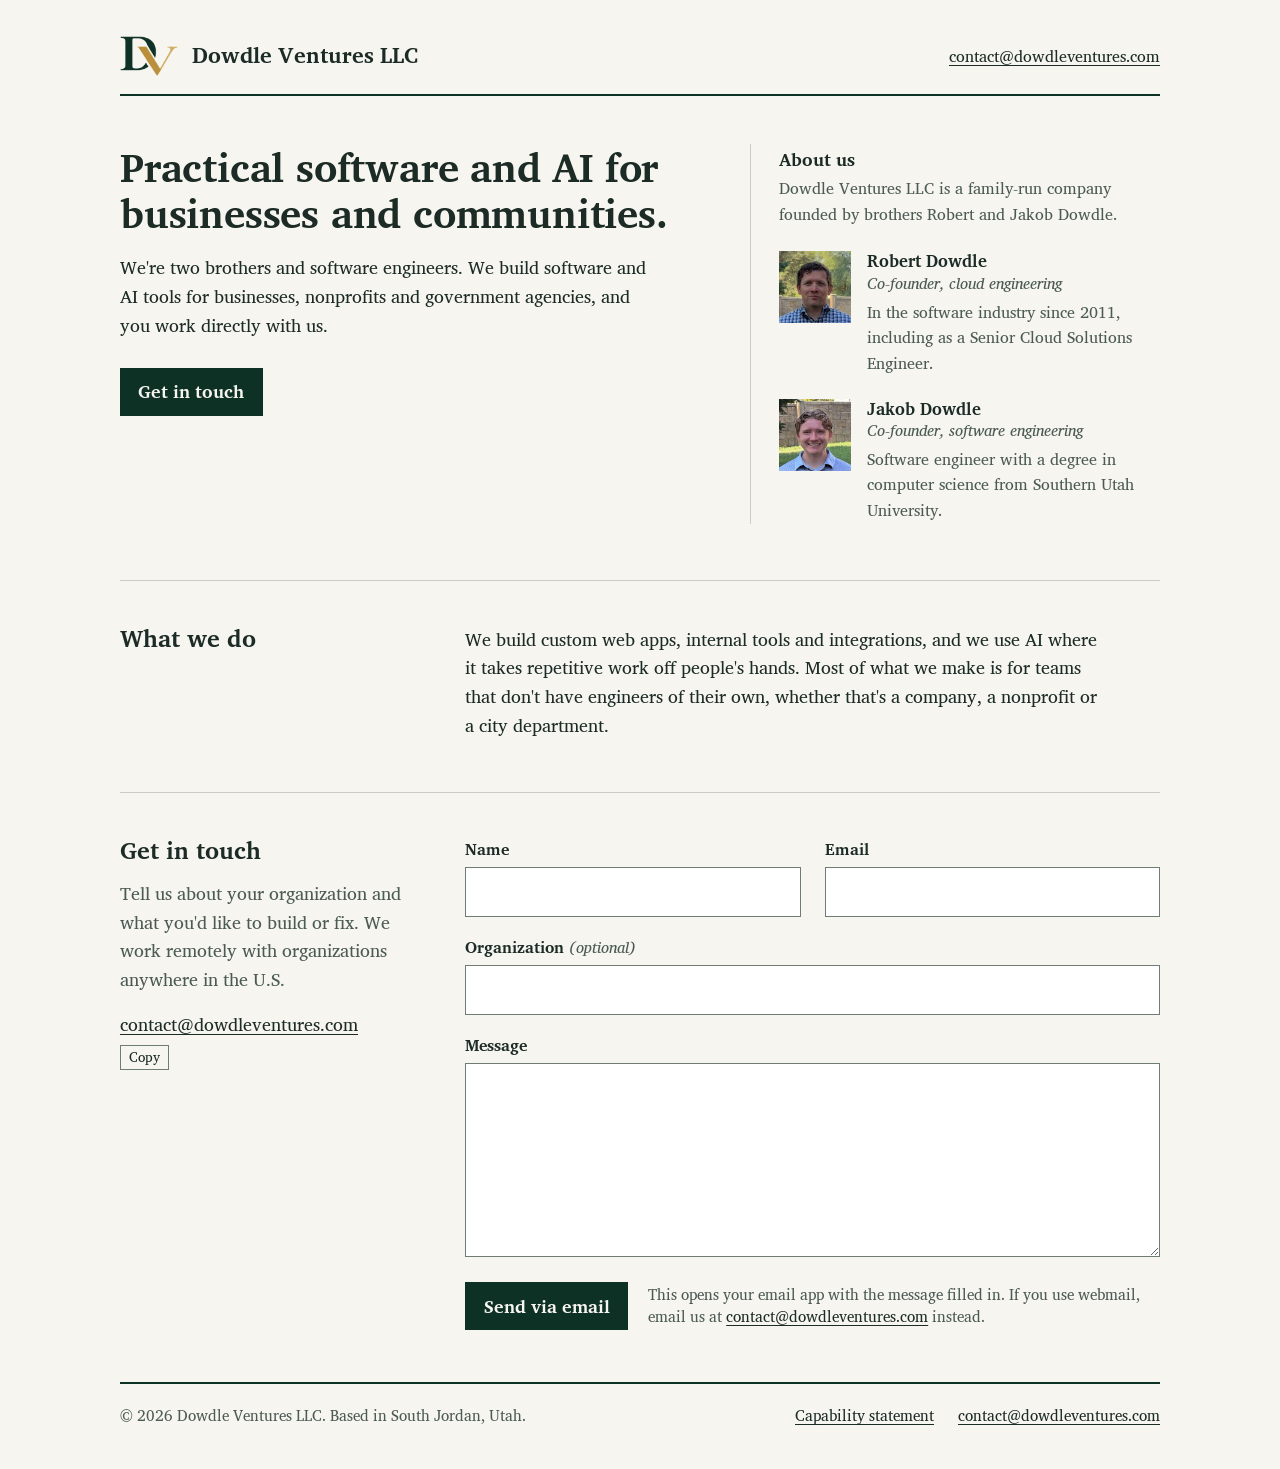
<file: index.html>
<!DOCTYPE html>
<html lang="en">
<head>
  <meta charset="UTF-8">
  <meta name="viewport" content="width=device-width, initial-scale=1.0">
  <!--
    All site copy lives in this file, including the search/social text below.
  -->
  <title>Dowdle Ventures LLC | Practical software and AI for businesses and communities</title>
  <meta name="description" content="Dowdle Ventures LLC is a family-run software company. Brothers Robert and Jakob Dowdle build practical software and AI tools for businesses, nonprofits and government agencies.">
  <link rel="preconnect" href="https://fonts.googleapis.com">
  <link rel="preconnect" href="https://fonts.gstatic.com" crossorigin>
  <link href="https://fonts.googleapis.com/css2?family=Charis+SIL:ital,wght@0,400;0,700;1,400&display=swap" rel="stylesheet">
  <link rel="stylesheet" href="css/main.css">
  <link rel="icon" type="image/png" sizes="32x32" href="favicon-32.png">
  <link rel="apple-touch-icon" href="apple-touch-icon.png">
  <link rel="canonical" href="https://dowdleventures.com/">
  <meta name="theme-color" content="#f6f5f0">
  <meta property="og:type" content="website">
  <meta property="og:site_name" content="Dowdle Ventures">
  <meta property="og:title" content="Dowdle Ventures LLC | Practical software and AI for businesses and communities">
  <meta property="og:description" content="A family-run software company building practical software and AI tools for businesses, nonprofits and government agencies.">
  <meta property="og:url" content="https://dowdleventures.com/">
  <meta property="og:image" content="https://dowdleventures.com/og-image.png">
  <meta property="og:image:width" content="1200">
  <meta property="og:image:height" content="630">
  <meta property="og:image:alt" content="Dowdle Ventures logo">
  <meta name="twitter:card" content="summary_large_image">
  <meta name="twitter:title" content="Dowdle Ventures LLC | Practical software and AI for businesses and communities">
  <meta name="twitter:description" content="A family-run software company building practical software and AI tools for businesses, nonprofits and government agencies.">
  <meta name="twitter:image" content="https://dowdleventures.com/og-image.png">
  <script type="application/ld+json">
  {
    "@context": "https://schema.org",
    "@type": "Organization",
    "@id": "https://dowdleventures.com/#organization",
    "name": "Dowdle Ventures LLC",
    "alternateName": "Dowdle Ventures",
    "description": "Family-run software company building practical software and AI tools for businesses, nonprofits and government agencies.",
    "areaServed": { "@type": "Country", "name": "United States" },
    "url": "https://dowdleventures.com/",
    "logo": "https://dowdleventures.com/img/logo-square.png",
    "image": "https://dowdleventures.com/og-image.png",
    "email": "contact@dowdleventures.com",
    "address": {
      "@type": "PostalAddress",
      "addressLocality": "South Jordan",
      "addressRegion": "UT",
      "addressCountry": "US"
    },
    "founder": [
      { "@type": "Person", "name": "Robert Dowdle", "jobTitle": "Co-Founder" },
      {
        "@type": "Person",
        "name": "Jakob Dowdle",
        "jobTitle": "Co-Founder",
        "alumniOf": { "@type": "CollegeOrUniversity", "name": "Southern Utah University" }
      }
    ]
  }
  </script>
</head>
<body>
  <a class="skip-link" href="#main">Skip to content</a>

  <div class="container">
    <!-- Letterhead: name on the left, how to reach us on the right -->
    <header class="letterhead">
      <a class="logo" href="/">
        <img class="logo-mark" src="img/logo.png" alt="" width="192" height="132">
        <span>Dowdle Ventures LLC</span>
      </a>
      <address class="letterhead-contact">
        <a href="mailto:contact@dowdleventures.com">contact@dowdleventures.com</a>
      </address>
    </header>

    <main id="main">
      <div class="intro">
        <section class="hero" aria-labelledby="hero-title">
          <h1 id="hero-title">Practical software and AI for businesses and communities.</h1>
          <p>
            We're two brothers and software engineers. We build software and AI tools for businesses, nonprofits and government agencies, and you work directly with us.
          </p>
          <a class="btn" href="#contact">Get in touch</a>
        </section>

        <section class="about" id="about" aria-labelledby="about-title">
          <h2 id="about-title">About us</h2>
          <p class="about-lede">Dowdle Ventures LLC is a family-run company founded by brothers Robert and Jakob Dowdle.</p>
          <article class="founder">
            <img class="founder-photo" src="img/robert.jpg" alt="Robert Dowdle" width="240" height="240">
            <div>
              <h3>Robert Dowdle</h3>
              <p class="founder-role">Co-founder, cloud engineering</p>
              <p>In the software industry since 2011, including as a Senior Cloud Solutions Engineer.</p>
            </div>
          </article>
          <article class="founder">
            <img class="founder-photo" src="img/jakob.jpg" alt="Jakob Dowdle" width="240" height="240">
            <div>
              <h3>Jakob Dowdle</h3>
              <p class="founder-role">Co-founder, software engineering</p>
              <p>Software engineer with a degree in computer science from Southern Utah University.</p>
            </div>
          </article>
        </section>
      </div>

      <section class="what" id="what-we-do" aria-labelledby="what-title">
        <h2 id="what-title">What we do</h2>
        <div class="what-body">
          <p>
            We build custom web apps, internal tools and integrations, and we use AI where it takes repetitive work off people's hands. Most of what we make is for teams that don't have engineers of their own, whether that's a company, a nonprofit or a city department.
          </p>
        </div>
      </section>

      <section class="contact" id="contact" aria-labelledby="contact-title">
        <div class="contact-intro">
          <h2 id="contact-title">Get in touch</h2>
          <p>Tell us about your organization and what you'd like to build or fix. We work remotely with organizations anywhere in the U.S.</p>
          <p class="contact-email">
            <a href="mailto:contact@dowdleventures.com">contact@dowdleventures.com</a>
            <button class="copy-btn" type="button" data-copy="contact@dowdleventures.com" data-copied-label="Copied" aria-label="Copy email address">Copy</button>
          </p>
        </div>

        <!-- Opens the visitor's email app with the message filled in. Without JS the
             browser falls back to the plain mailto action. -->
        <form class="contact-form" action="mailto:contact@dowdleventures.com" method="post" enctype="text/plain" data-subject="Website inquiry">
          <div class="field">
            <label for="cf-name">Name</label>
            <input id="cf-name" name="name" type="text" autocomplete="name" required>
          </div>
          <div class="field">
            <label for="cf-email">Email</label>
            <input id="cf-email" name="email" type="email" autocomplete="email" required>
          </div>
          <div class="field field-wide">
            <label for="cf-org">Organization <span class="optional">(optional)</span></label>
            <input id="cf-org" name="organization" type="text" autocomplete="organization">
          </div>
          <div class="field field-wide">
            <label for="cf-message">Message</label>
            <textarea id="cf-message" name="message" rows="6" required></textarea>
          </div>
          <div class="form-actions field-wide">
            <button class="btn" type="submit">Send via email</button>
            <p class="form-note">
              This opens your email app with the message filled in. If you use webmail, email us at
              <a href="mailto:contact@dowdleventures.com">contact@dowdleventures.com</a> instead.
            </p>
          </div>
          <p class="form-status field-wide" role="status" hidden>
            Your email app should now be open with your message ready to send. If nothing happened, email us at
            <a href="mailto:contact@dowdleventures.com">contact@dowdleventures.com</a>.
          </p>
        </form>
      </section>
    </main>

    <footer class="site-footer">
      <p>&copy; <span id="year">2026</span> Dowdle Ventures LLC. Based in South Jordan, Utah.</p>
      <p class="footer-links"><a href="capability-statement">Capability statement</a> <a href="mailto:contact@dowdleventures.com">contact@dowdleventures.com</a></p>
    </footer>
  </div>

  <script src="js/main.js"></script>
</body>
</html>
</file>
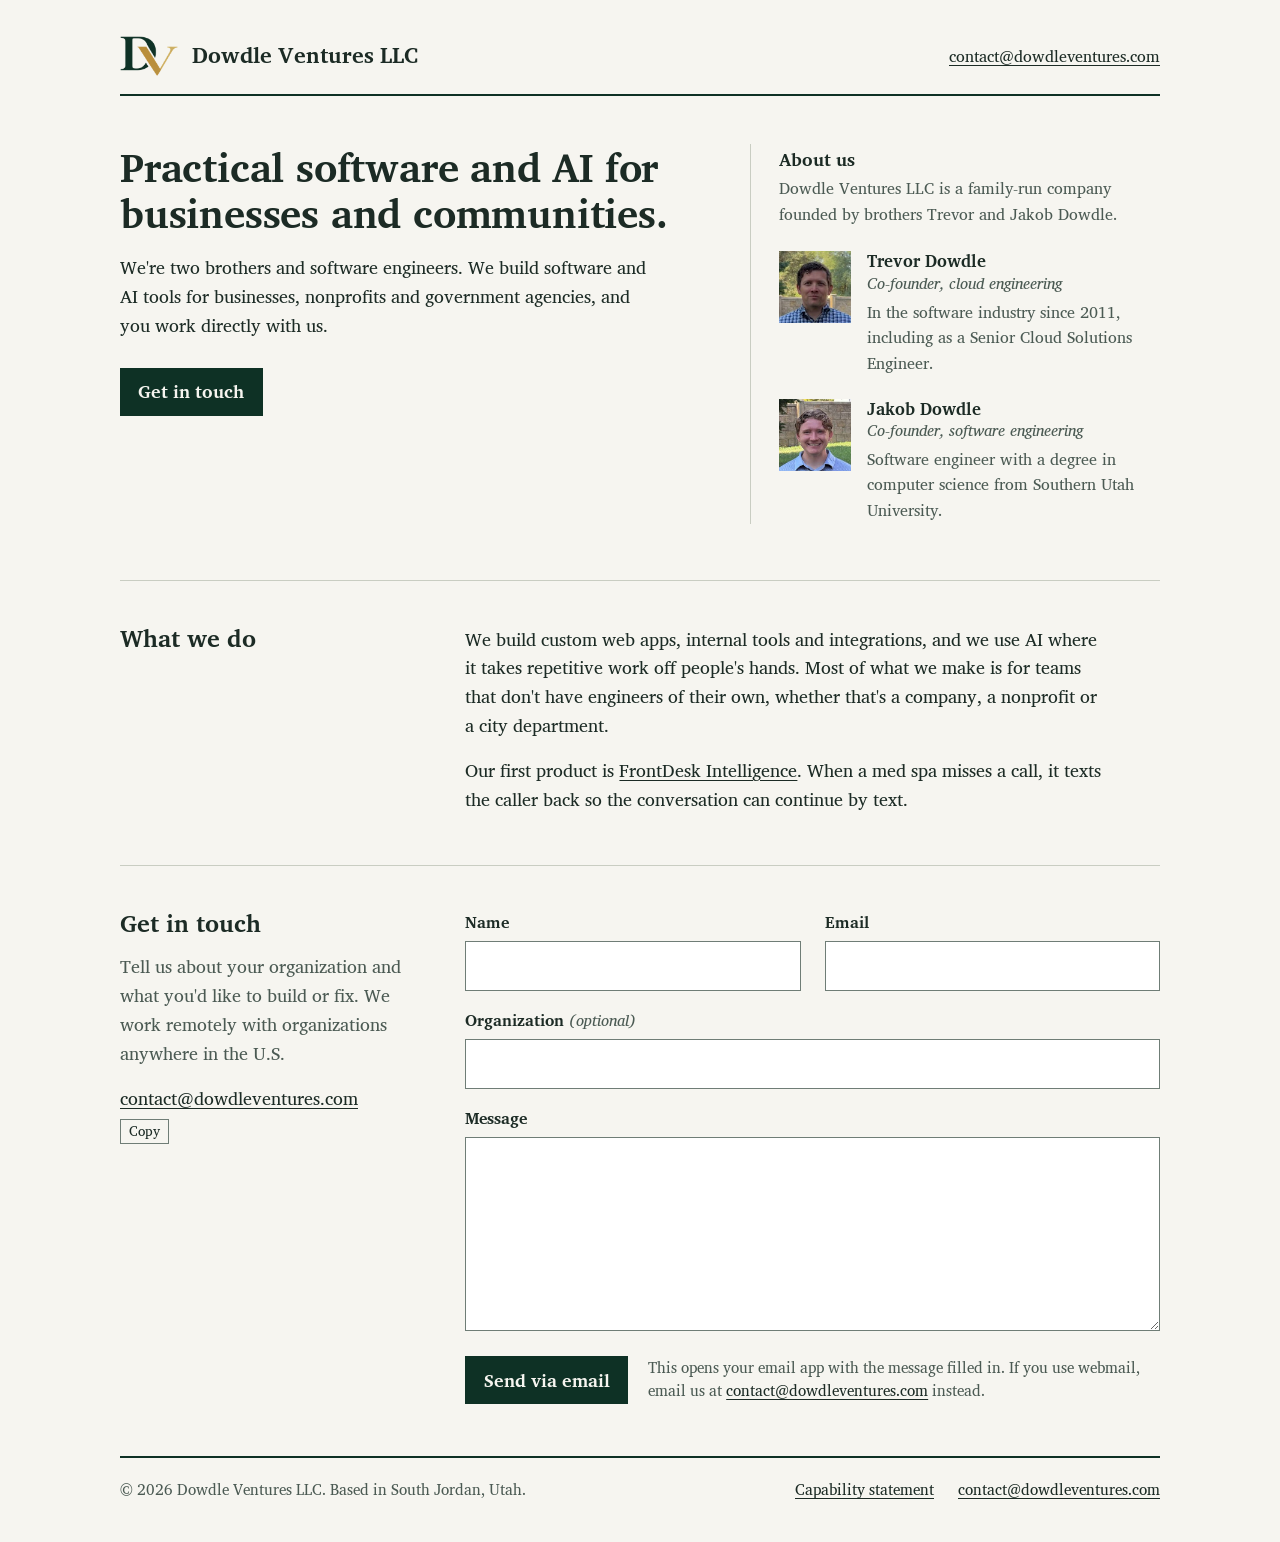
<file: dowdleventures/index.html>
<!DOCTYPE html>
<html lang="en">
<head>
  <meta charset="UTF-8">
  <meta name="viewport" content="width=device-width, initial-scale=1.0">
  <!--
    All site copy lives in this file, including the search/social text below.
  -->
  <title>Dowdle Ventures LLC | Practical software and AI for businesses and communities</title>
  <meta name="description" content="Dowdle Ventures LLC is a family-run software company. Brothers Trevor and Jakob Dowdle build practical software and AI tools for businesses, nonprofits and government agencies.">
  <link rel="preconnect" href="https://fonts.googleapis.com">
  <link rel="preconnect" href="https://fonts.gstatic.com" crossorigin>
  <link href="https://fonts.googleapis.com/css2?family=Charis+SIL:ital,wght@0,400;0,700;1,400&display=swap" rel="stylesheet">
  <link rel="stylesheet" href="css/main.css">
  <link rel="icon" type="image/png" sizes="32x32" href="favicon-32.png">
  <link rel="apple-touch-icon" href="apple-touch-icon.png">
  <link rel="canonical" href="https://dowdleventures.com/">
  <meta name="theme-color" content="#f6f5f0">
  <meta property="og:type" content="website">
  <meta property="og:site_name" content="Dowdle Ventures">
  <meta property="og:title" content="Dowdle Ventures LLC | Practical software and AI for businesses and communities">
  <meta property="og:description" content="A family-run software company building practical software and AI tools for businesses, nonprofits and government agencies.">
  <meta property="og:url" content="https://dowdleventures.com/">
  <meta property="og:image" content="https://dowdleventures.com/og-image.png">
  <meta property="og:image:width" content="1200">
  <meta property="og:image:height" content="630">
  <meta property="og:image:alt" content="Dowdle Ventures logo">
  <meta name="twitter:card" content="summary_large_image">
  <meta name="twitter:title" content="Dowdle Ventures LLC | Practical software and AI for businesses and communities">
  <meta name="twitter:description" content="A family-run software company building practical software and AI tools for businesses, nonprofits and government agencies.">
  <meta name="twitter:image" content="https://dowdleventures.com/og-image.png">
  <script type="application/ld+json">
  {
    "@context": "https://schema.org",
    "@type": "Organization",
    "@id": "https://dowdleventures.com/#organization",
    "name": "Dowdle Ventures LLC",
    "alternateName": "Dowdle Ventures",
    "description": "Family-run software company building practical software and AI tools for businesses, nonprofits and government agencies.",
    "areaServed": { "@type": "Country", "name": "United States" },
    "url": "https://dowdleventures.com/",
    "logo": "https://dowdleventures.com/img/logo-square.png",
    "image": "https://dowdleventures.com/og-image.png",
    "email": "contact@dowdleventures.com",
    "address": {
      "@type": "PostalAddress",
      "addressLocality": "South Jordan",
      "addressRegion": "UT",
      "addressCountry": "US"
    },
    "founder": [
      { "@type": "Person", "name": "Trevor Dowdle", "jobTitle": "Co-Founder" },
      {
        "@type": "Person",
        "name": "Jakob Dowdle",
        "jobTitle": "Co-Founder",
        "alumniOf": { "@type": "CollegeOrUniversity", "name": "Southern Utah University" }
      }
    ],
    "subOrganization": {
      "@type": "Organization",
      "name": "FrontDesk Intelligence",
      "url": "https://frontdesk.dowdleventures.com/"
    }
  }
  </script>
</head>
<body>
  <a class="skip-link" href="#main">Skip to content</a>

  <div class="container">
    <!-- Letterhead: name on the left, how to reach us on the right -->
    <header class="letterhead">
      <a class="logo" href="/">
        <img class="logo-mark" src="img/logo.png" alt="" width="192" height="132">
        <span>Dowdle Ventures LLC</span>
      </a>
      <address class="letterhead-contact">
        <a href="mailto:contact@dowdleventures.com">contact@dowdleventures.com</a>
      </address>
    </header>

    <main id="main">
      <div class="intro">
        <section class="hero" aria-labelledby="hero-title">
          <h1 id="hero-title">Practical software and AI for businesses and communities.</h1>
          <p>
            We're two brothers and software engineers. We build software and AI tools for businesses, nonprofits and government agencies, and you work directly with us.
          </p>
          <a class="btn" href="#contact">Get in touch</a>
        </section>

        <section class="about" id="about" aria-labelledby="about-title">
          <h2 id="about-title">About us</h2>
          <p class="about-lede">Dowdle Ventures LLC is a family-run company founded by brothers Trevor and Jakob Dowdle.</p>
          <article class="founder">
            <img class="founder-photo" src="img/trevor.jpg" alt="Trevor Dowdle" width="240" height="240">
            <div>
              <h3>Trevor Dowdle</h3>
              <p class="founder-role">Co-founder, cloud engineering</p>
              <p>In the software industry since 2011, including as a Senior Cloud Solutions Engineer.</p>
            </div>
          </article>
          <article class="founder">
            <img class="founder-photo" src="img/jakob.jpg" alt="Jakob Dowdle" width="240" height="240">
            <div>
              <h3>Jakob Dowdle</h3>
              <p class="founder-role">Co-founder, software engineering</p>
              <p>Software engineer with a degree in computer science from Southern Utah University.</p>
            </div>
          </article>
        </section>
      </div>

      <section class="what" id="what-we-do" aria-labelledby="what-title">
        <h2 id="what-title">What we do</h2>
        <div class="what-body">
          <p>
            We build custom web apps, internal tools and integrations, and we use AI where it takes repetitive work off people's hands. Most of what we make is for teams that don't have engineers of their own, whether that's a company, a nonprofit or a city department.
          </p>
          <p>
            Our first product is <a href="https://frontdesk.dowdleventures.com/">FrontDesk Intelligence</a>. When a med spa misses a call, it texts the caller back so the conversation can continue by text.
          </p>
        </div>
      </section>

      <section class="contact" id="contact" aria-labelledby="contact-title">
        <div class="contact-intro">
          <h2 id="contact-title">Get in touch</h2>
          <p>Tell us about your organization and what you'd like to build or fix. We work remotely with organizations anywhere in the U.S.</p>
          <p class="contact-email">
            <a href="mailto:contact@dowdleventures.com">contact@dowdleventures.com</a>
            <button class="copy-btn" type="button" data-copy="contact@dowdleventures.com" data-copied-label="Copied" aria-label="Copy email address">Copy</button>
          </p>
        </div>

        <!-- Opens the visitor's email app with the message filled in. Without JS the
             browser falls back to the plain mailto action. -->
        <form class="contact-form" action="mailto:contact@dowdleventures.com" method="post" enctype="text/plain" data-subject="Website inquiry">
          <div class="field">
            <label for="cf-name">Name</label>
            <input id="cf-name" name="name" type="text" autocomplete="name" required>
          </div>
          <div class="field">
            <label for="cf-email">Email</label>
            <input id="cf-email" name="email" type="email" autocomplete="email" required>
          </div>
          <div class="field field-wide">
            <label for="cf-org">Organization <span class="optional">(optional)</span></label>
            <input id="cf-org" name="organization" type="text" autocomplete="organization">
          </div>
          <div class="field field-wide">
            <label for="cf-message">Message</label>
            <textarea id="cf-message" name="message" rows="6" required></textarea>
          </div>
          <div class="form-actions field-wide">
            <button class="btn" type="submit">Send via email</button>
            <p class="form-note">
              This opens your email app with the message filled in. If you use webmail, email us at
              <a href="mailto:contact@dowdleventures.com">contact@dowdleventures.com</a> instead.
            </p>
          </div>
          <p class="form-status field-wide" role="status" hidden>
            Your email app should now be open with your message ready to send. If nothing happened, email us at
            <a href="mailto:contact@dowdleventures.com">contact@dowdleventures.com</a>.
          </p>
        </form>
      </section>
    </main>

    <footer class="site-footer">
      <p>&copy; <span id="year">2026</span> Dowdle Ventures LLC. Based in South Jordan, Utah.</p>
      <p class="footer-links"><a href="capability-statement">Capability statement</a> <a href="mailto:contact@dowdleventures.com">contact@dowdleventures.com</a></p>
    </footer>
  </div>

  <script src="js/main.js"></script>
</body>
</html>
</file>
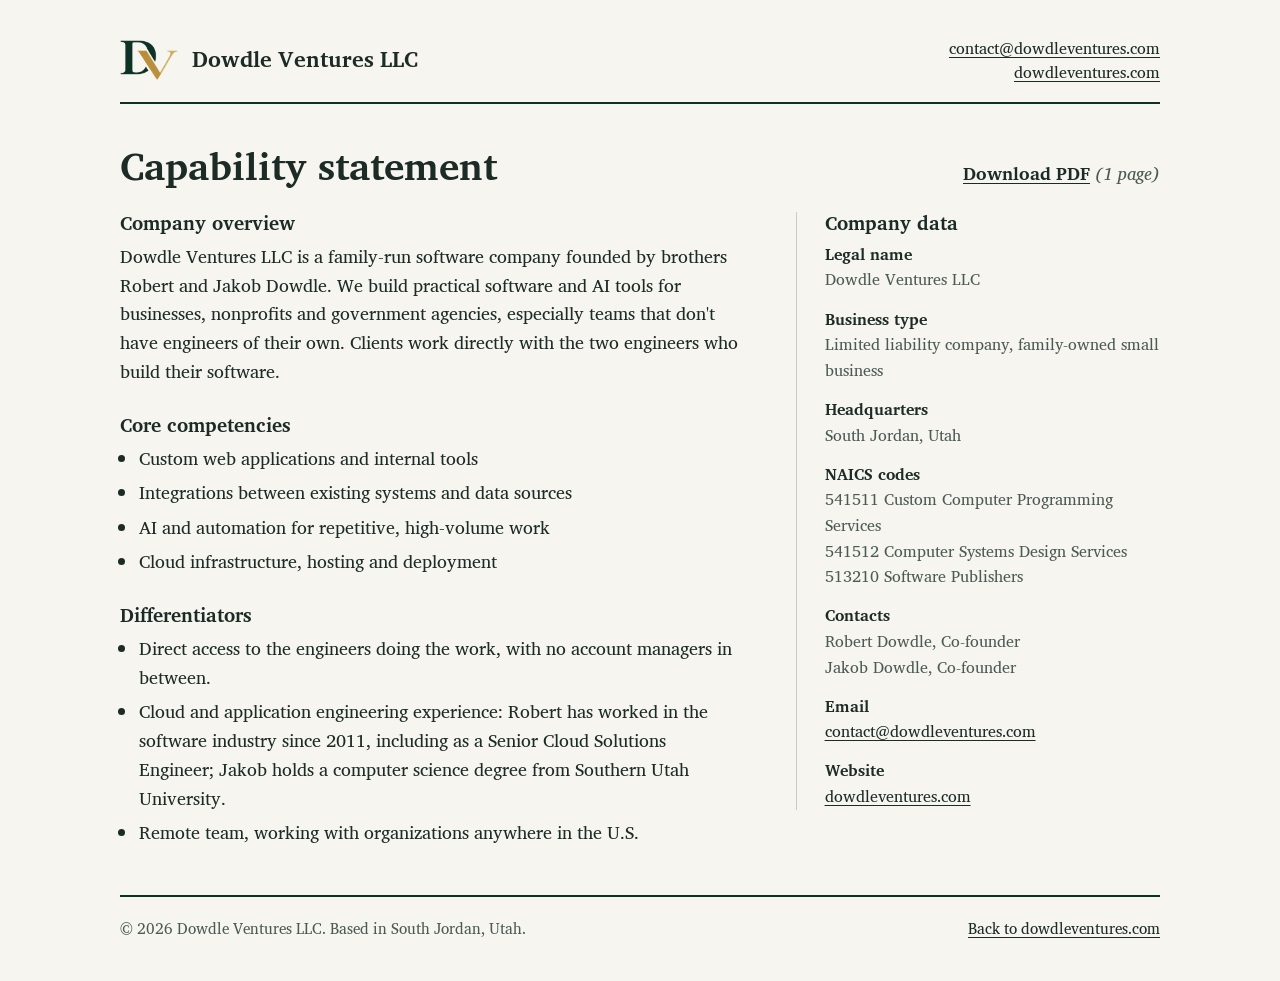
<file: capability-statement.html>
<!DOCTYPE html>
<html lang="en">
<head>
  <meta charset="UTF-8">
  <meta name="viewport" content="width=device-width, initial-scale=1.0">
  <!--
    All capability statement copy lives in this file. It prints to one US Letter
    page; capability-statement.pdf is exported from it (see README).
  -->
  <title>Capability Statement | Dowdle Ventures LLC</title>
  <meta name="description" content="Capability statement for Dowdle Ventures LLC: company overview, core competencies, differentiators and company data for government and nonprofit buyers.">
  <link rel="preconnect" href="https://fonts.googleapis.com">
  <link rel="preconnect" href="https://fonts.gstatic.com" crossorigin>
  <link href="https://fonts.googleapis.com/css2?family=Charis+SIL:ital,wght@0,400;0,700;1,400&display=swap" rel="stylesheet">
  <link rel="stylesheet" href="css/main.css">
  <link rel="icon" type="image/png" sizes="32x32" href="favicon-32.png">
  <link rel="apple-touch-icon" href="apple-touch-icon.png">
  <link rel="canonical" href="https://dowdleventures.com/capability-statement">
  <meta name="theme-color" content="#f6f5f0">
  <meta property="og:type" content="website">
  <meta property="og:site_name" content="Dowdle Ventures">
  <meta property="og:title" content="Capability Statement | Dowdle Ventures LLC">
  <meta property="og:description" content="Company overview, core competencies and company data for Dowdle Ventures LLC.">
  <meta property="og:url" content="https://dowdleventures.com/capability-statement">
  <meta property="og:image" content="https://dowdleventures.com/og-image.png">
  <meta property="og:image:width" content="1200">
  <meta property="og:image:height" content="630">
  <meta property="og:image:alt" content="Dowdle Ventures logo">
  <meta name="twitter:card" content="summary_large_image">
</head>
<body class="capability">
  <a class="skip-link" href="#main">Skip to content</a>

  <div class="container">
    <header class="letterhead">
      <a class="logo" href="/">
        <img class="logo-mark" src="img/logo.png" alt="" width="192" height="132">
        <span>Dowdle Ventures LLC</span>
      </a>
      <address class="letterhead-contact">
        <a href="mailto:contact@dowdleventures.com">contact@dowdleventures.com</a><br>
        <a href="https://dowdleventures.com/">dowdleventures.com</a>
      </address>
    </header>

    <main id="main">
      <div class="cap-title">
        <h1>Capability statement</h1>
        <p class="cap-download"><a href="capability-statement.pdf">Download PDF</a> <span class="optional">(1 page)</span></p>
      </div>

      <div class="cap-grid">
        <div class="cap-main">
          <section aria-labelledby="overview-title">
            <h2 id="overview-title">Company overview</h2>
            <p>
              Dowdle Ventures LLC is a family-run software company founded by brothers Robert and Jakob Dowdle. We build practical software and AI tools for businesses, nonprofits and government agencies, especially teams that don't have engineers of their own. Clients work directly with the two engineers who build their software.
            </p>
          </section>

          <section aria-labelledby="competencies-title">
            <h2 id="competencies-title">Core competencies</h2>
            <ul>
              <li>Custom web applications and internal tools</li>
              <li>Integrations between existing systems and data sources</li>
              <li>AI and automation for repetitive, high-volume work</li>
              <li>Cloud infrastructure, hosting and deployment</li>
            </ul>
          </section>

          <section aria-labelledby="differentiators-title">
            <h2 id="differentiators-title">Differentiators</h2>
            <ul>
              <li>Direct access to the engineers doing the work, with no account managers in between.</li>
              <li>Cloud and application engineering experience: Robert has worked in the software industry since 2011, including as a Senior Cloud Solutions Engineer; Jakob holds a computer science degree from Southern Utah University.</li>
              <li>Remote team, working with organizations anywhere in the U.S.</li>
            </ul>
          </section>

          <!-- Add once you have client work to cite:
          <section aria-labelledby="performance-title">
            <h2 id="performance-title">Past performance</h2>
            <ul>
              <li><strong>Client name</strong>: what you built, when, and a contact who agreed to be listed.</li>
            </ul>
          </section>
          -->
        </div>

        <aside class="cap-data" aria-labelledby="data-title">
          <h2 id="data-title">Company data</h2>
          <dl>
            <div>
              <dt>Legal name</dt>
              <dd>Dowdle Ventures LLC</dd>
            </div>
            <div>
              <dt>Business type</dt>
              <dd>Limited liability company, family-owned small business</dd>
            </div>
            <div>
              <dt>Headquarters</dt>
              <dd>South Jordan, Utah</dd>
            </div>
            <!-- Add after SAM.gov registration (free at sam.gov):
            <div>
              <dt>UEI</dt>
              <dd>XXXXXXXXXXXX</dd>
            </div>
            <div>
              <dt>CAGE code</dt>
              <dd>XXXXX</dd>
            </div>
            -->
            <div>
              <!-- Confirm these match the codes you select in SAM.gov. -->
              <dt>NAICS codes</dt>
              <dd>
                <ul class="naics">
                  <li>541511 Custom Computer Programming Services</li>
                  <li>541512 Computer Systems Design Services</li>
                  <li>513210 Software Publishers</li>
                </ul>
              </dd>
            </div>
            <div>
              <dt>Contacts</dt>
              <dd>Robert Dowdle, Co-founder<br>Jakob Dowdle, Co-founder</dd>
            </div>
            <div>
              <dt>Email</dt>
              <dd><a href="mailto:contact@dowdleventures.com">contact@dowdleventures.com</a></dd>
            </div>
            <div>
              <dt>Website</dt>
              <dd><a href="https://dowdleventures.com/">dowdleventures.com</a></dd>
            </div>
          </dl>
        </aside>
      </div>
    </main>

    <footer class="site-footer">
      <p>&copy; <span id="year">2026</span> Dowdle Ventures LLC. Based in South Jordan, Utah.</p>
      <p><a href="/">Back to dowdleventures.com</a></p>
    </footer>
  </div>

  <script src="js/main.js"></script>
</body>
</html>
</file>
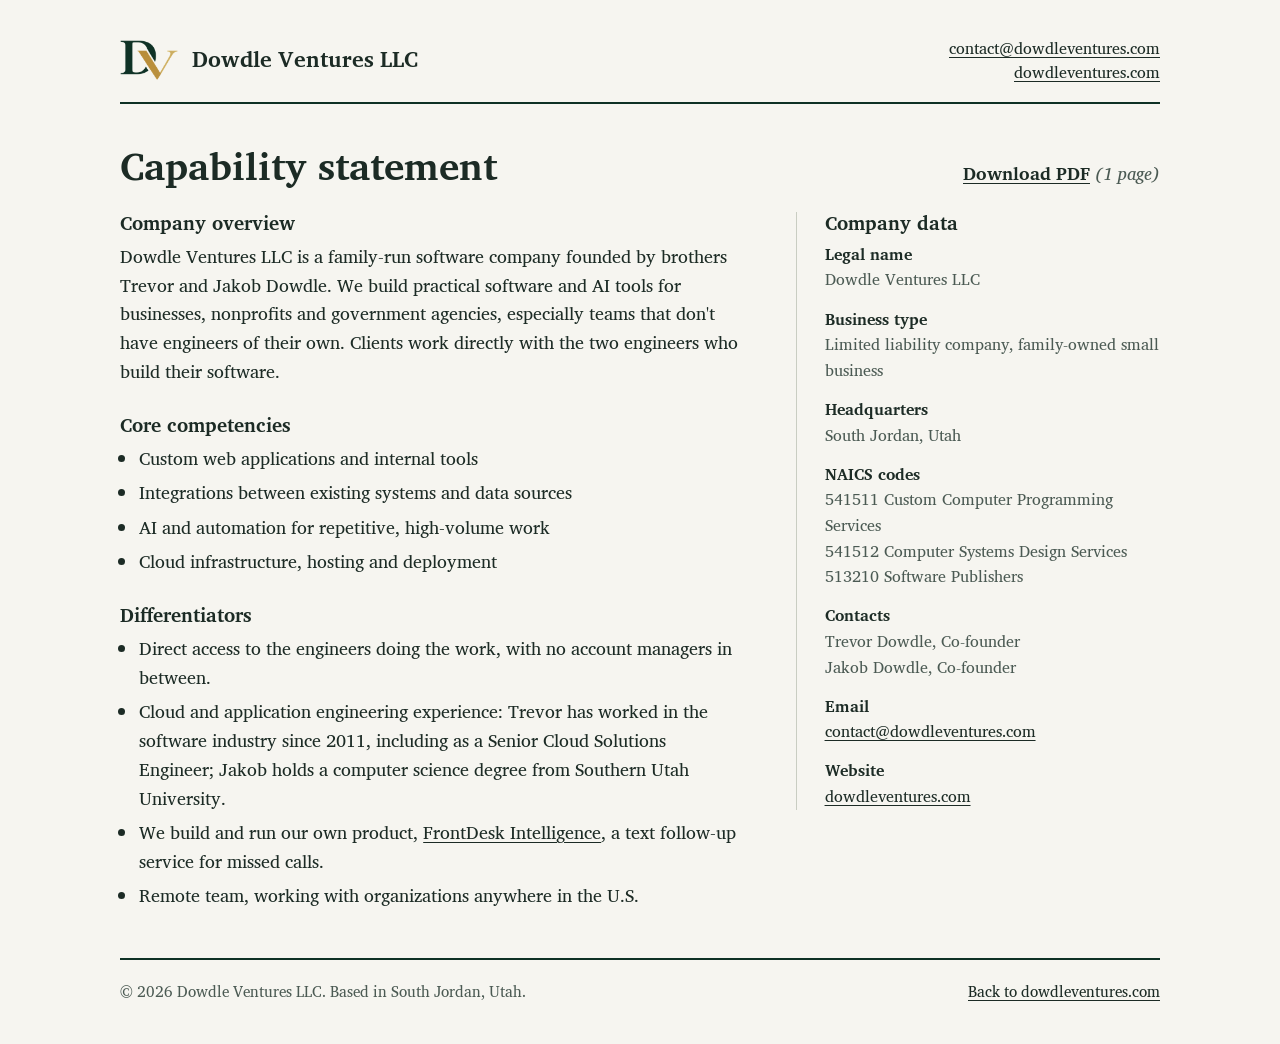
<file: dowdleventures/capability-statement.html>
<!DOCTYPE html>
<html lang="en">
<head>
  <meta charset="UTF-8">
  <meta name="viewport" content="width=device-width, initial-scale=1.0">
  <!--
    All capability statement copy lives in this file. It prints to one US Letter
    page; capability-statement.pdf is exported from it (see README).
  -->
  <title>Capability Statement | Dowdle Ventures LLC</title>
  <meta name="description" content="Capability statement for Dowdle Ventures LLC: company overview, core competencies, differentiators and company data for government and nonprofit buyers.">
  <link rel="preconnect" href="https://fonts.googleapis.com">
  <link rel="preconnect" href="https://fonts.gstatic.com" crossorigin>
  <link href="https://fonts.googleapis.com/css2?family=Charis+SIL:ital,wght@0,400;0,700;1,400&display=swap" rel="stylesheet">
  <link rel="stylesheet" href="css/main.css">
  <link rel="icon" type="image/png" sizes="32x32" href="favicon-32.png">
  <link rel="apple-touch-icon" href="apple-touch-icon.png">
  <link rel="canonical" href="https://dowdleventures.com/capability-statement">
  <meta name="theme-color" content="#f6f5f0">
  <meta property="og:type" content="website">
  <meta property="og:site_name" content="Dowdle Ventures">
  <meta property="og:title" content="Capability Statement | Dowdle Ventures LLC">
  <meta property="og:description" content="Company overview, core competencies and company data for Dowdle Ventures LLC.">
  <meta property="og:url" content="https://dowdleventures.com/capability-statement">
  <meta property="og:image" content="https://dowdleventures.com/og-image.png">
  <meta property="og:image:width" content="1200">
  <meta property="og:image:height" content="630">
  <meta property="og:image:alt" content="Dowdle Ventures logo">
  <meta name="twitter:card" content="summary_large_image">
</head>
<body class="capability">
  <a class="skip-link" href="#main">Skip to content</a>

  <div class="container">
    <header class="letterhead">
      <a class="logo" href="/">
        <img class="logo-mark" src="img/logo.png" alt="" width="192" height="132">
        <span>Dowdle Ventures LLC</span>
      </a>
      <address class="letterhead-contact">
        <a href="mailto:contact@dowdleventures.com">contact@dowdleventures.com</a><br>
        <a href="https://dowdleventures.com/">dowdleventures.com</a>
      </address>
    </header>

    <main id="main">
      <div class="cap-title">
        <h1>Capability statement</h1>
        <p class="cap-download"><a href="capability-statement.pdf">Download PDF</a> <span class="optional">(1 page)</span></p>
      </div>

      <div class="cap-grid">
        <div class="cap-main">
          <section aria-labelledby="overview-title">
            <h2 id="overview-title">Company overview</h2>
            <p>
              Dowdle Ventures LLC is a family-run software company founded by brothers Trevor and Jakob Dowdle. We build practical software and AI tools for businesses, nonprofits and government agencies, especially teams that don't have engineers of their own. Clients work directly with the two engineers who build their software.
            </p>
          </section>

          <section aria-labelledby="competencies-title">
            <h2 id="competencies-title">Core competencies</h2>
            <ul>
              <li>Custom web applications and internal tools</li>
              <li>Integrations between existing systems and data sources</li>
              <li>AI and automation for repetitive, high-volume work</li>
              <li>Cloud infrastructure, hosting and deployment</li>
            </ul>
          </section>

          <section aria-labelledby="differentiators-title">
            <h2 id="differentiators-title">Differentiators</h2>
            <ul>
              <li>Direct access to the engineers doing the work, with no account managers in between.</li>
              <li>Cloud and application engineering experience: Trevor has worked in the software industry since 2011, including as a Senior Cloud Solutions Engineer; Jakob holds a computer science degree from Southern Utah University.</li>
              <li>We build and run our own product, <a href="https://frontdesk.dowdleventures.com/">FrontDesk Intelligence</a>, a text follow-up service for missed calls.</li>
              <li>Remote team, working with organizations anywhere in the U.S.</li>
            </ul>
          </section>

          <!-- Add once you have client work to cite:
          <section aria-labelledby="performance-title">
            <h2 id="performance-title">Past performance</h2>
            <ul>
              <li><strong>Client name</strong>: what you built, when, and a contact who agreed to be listed.</li>
            </ul>
          </section>
          -->
        </div>

        <aside class="cap-data" aria-labelledby="data-title">
          <h2 id="data-title">Company data</h2>
          <dl>
            <div>
              <dt>Legal name</dt>
              <dd>Dowdle Ventures LLC</dd>
            </div>
            <div>
              <dt>Business type</dt>
              <dd>Limited liability company, family-owned small business</dd>
            </div>
            <div>
              <dt>Headquarters</dt>
              <dd>South Jordan, Utah</dd>
            </div>
            <!-- Add after SAM.gov registration (free at sam.gov):
            <div>
              <dt>UEI</dt>
              <dd>XXXXXXXXXXXX</dd>
            </div>
            <div>
              <dt>CAGE code</dt>
              <dd>XXXXX</dd>
            </div>
            -->
            <div>
              <!-- Confirm these match the codes you select in SAM.gov. -->
              <dt>NAICS codes</dt>
              <dd>
                <ul class="naics">
                  <li>541511 Custom Computer Programming Services</li>
                  <li>541512 Computer Systems Design Services</li>
                  <li>513210 Software Publishers</li>
                </ul>
              </dd>
            </div>
            <div>
              <dt>Contacts</dt>
              <dd>Trevor Dowdle, Co-founder<br>Jakob Dowdle, Co-founder</dd>
            </div>
            <div>
              <dt>Email</dt>
              <dd><a href="mailto:contact@dowdleventures.com">contact@dowdleventures.com</a></dd>
            </div>
            <div>
              <dt>Website</dt>
              <dd><a href="https://dowdleventures.com/">dowdleventures.com</a></dd>
            </div>
          </dl>
        </aside>
      </div>
    </main>

    <footer class="site-footer">
      <p>&copy; <span id="year">2026</span> Dowdle Ventures LLC. Based in South Jordan, Utah.</p>
      <p><a href="/">Back to dowdleventures.com</a></p>
    </footer>
  </div>

  <script src="js/main.js"></script>
</body>
</html>
</file>
<file: css/main.css>
:root {
  /* Palette: one paper, one ink, plus the logo's own green and gold (sampled
     from img/logo.png). Green for structure (rules, buttons), gold for the
     logo and link hover only; gold fails text contrast on paper. */
  --paper: #f6f5f0;
  --field: #ffffff;
  --ink: #1c2b25;
  --ink-soft: #4b5a53;
  --evergreen: #0e3125;
  --gold: #bd9543;
  --rule: #c9cdc2;
  --field-border: #6f7d76;
  /* Letterhead: one book face for everything. Charis SIL is the Charter design. */
  --font: "Charis SIL", Charter, "Bitstream Charter", Georgia, serif;
  --max-width: 1040px;
}

*,
*::before,
*::after {
  box-sizing: border-box;
}

html {
  /* Firefox + Chrome 121+ */
  scrollbar-color: #c1c1c1 #f1f1f1;
}

@media (prefers-reduced-motion: no-preference) {
  html {
    scroll-behavior: smooth;
  }
}

/* Same classic grey scrollbar as the FDI site. */
::-webkit-scrollbar {
  width: 16px;
  height: 16px;
}

::-webkit-scrollbar-track {
  background: #f1f1f1;
}

::-webkit-scrollbar-thumb {
  background: #c1c1c1;
}

::-webkit-scrollbar-thumb:hover {
  background: #a8a8a8;
}

::-webkit-scrollbar-thumb:active {
  background: #787878;
}

body {
  margin: 0;
  font-family: var(--font);
  font-size: 1.125rem;
  line-height: 1.6;
  color: var(--ink);
  background: var(--paper);
}

::selection {
  background: var(--gold);
  color: var(--ink);
}

a {
  color: var(--ink);
  text-decoration-thickness: 1px;
  text-underline-offset: 3px;
}

a:hover {
  text-decoration-color: var(--gold);
  text-decoration-thickness: 2px;
}

:focus-visible {
  outline: 2px solid var(--evergreen);
  outline-offset: 3px;
}

h1,
h2,
h3 {
  font-weight: 700;
  line-height: 1.15;
}

.container {
  width: min(100% - 2.5rem, var(--max-width));
  margin-inline: auto;
}

.skip-link {
  position: absolute;
  left: 1rem;
  top: -4rem;
  padding: 0.5rem 1rem;
  background: var(--evergreen);
  color: var(--paper);
}

.skip-link:focus {
  top: 1rem;
}

/* Letterhead */
.letterhead {
  display: flex;
  justify-content: space-between;
  align-items: center;
  gap: 1rem 2rem;
  padding: 2.25rem 0 1.1rem;
  border-bottom: 2px solid var(--evergreen);
}

.logo {
  display: inline-flex;
  align-items: center;
  gap: 0.85rem;
  font-size: 1.375rem;
  font-weight: 700;
  text-decoration: none;
}

/* The monogram's letters sit straight on the paper, no tile. */
.logo-mark {
  width: auto;
  height: 2.5rem;
  display: block;
}

.letterhead-contact {
  font-style: normal;
  font-size: 1rem;
  line-height: 1.5;
  text-align: right;
}

/* Intro: pitch on the left, who we are on the right */
.intro {
  display: grid;
  grid-template-columns: 1.4fr 1fr;
  gap: 3.5rem;
  padding: 3rem 0 3.5rem;
}

.hero h1 {
  margin: 0 0 1.1rem;
  font-size: clamp(2rem, 4.2vw, 2.5rem);
  letter-spacing: -0.005em;
}

.hero p {
  margin: 0 0 1.75rem;
  max-width: 34rem;
}

.btn {
  display: inline-block;
  padding: 0.6rem 1.15rem;
  border: 0;
  border-radius: 0;
  background: var(--evergreen);
  color: var(--paper);
  font: inherit;
  font-weight: 700;
  text-decoration: none;
  cursor: pointer;
}

.btn:hover {
  background: var(--gold);
  color: var(--ink);
}

.about {
  padding-left: 1.75rem;
  border-left: 1px solid var(--rule);
}

.about h2 {
  margin: 0.35rem 0 0.4rem;
  font-size: 1.125rem;
}

.about-lede {
  margin: 0 0 1.5rem;
  font-size: 1rem;
  color: var(--ink-soft);
}

.founder {
  display: grid;
  grid-template-columns: 4.5rem 1fr;
  gap: 1rem;
  align-items: start;
  margin-bottom: 1.4rem;
  font-size: 1rem;
}

.founder:last-child {
  margin-bottom: 0;
}

.founder-photo {
  width: 4.5rem;
  height: 4.5rem;
  object-fit: cover;
  display: block;
}

.founder h3 {
  margin: 0;
  font-size: 1.05rem;
}

.founder p {
  margin: 0;
  color: var(--ink-soft);
}

.founder .founder-role {
  font-style: italic;
  margin-bottom: 0.2rem;
}

/* Sections below the intro */
.what,
.contact {
  padding: 2.75rem 0 3.25rem;
  border-top: 1px solid var(--rule);
}

.what h2,
.contact h2 {
  margin: 0 0 0.9rem;
  font-size: 1.5rem;
}

.what {
  display: grid;
  grid-template-columns: 1fr 2.4fr;
  gap: 1rem 3.5rem;
}

.what-body p {
  margin: 0 0 1rem;
  max-width: 40rem;
}

.what-body p:last-child {
  margin-bottom: 0;
}

/* Contact */
.contact {
  display: grid;
  grid-template-columns: 1fr 2.4fr;
  gap: 1.5rem 3.5rem;
}

.contact-intro p {
  margin: 0 0 1rem;
}

.contact-intro p:first-of-type {
  color: var(--ink-soft);
}

.contact-email {
  display: flex;
  flex-wrap: wrap;
  align-items: center;
  gap: 0.4rem 0.6rem;
}

.copy-btn {
  padding: 0.05rem 0.5rem;
  border: 1px solid var(--field-border);
  border-radius: 0;
  background: transparent;
  font: inherit;
  font-size: 0.85rem;
  color: var(--ink);
  cursor: pointer;
}

.copy-btn:hover {
  border-color: var(--evergreen);
  background: var(--evergreen);
  color: var(--paper);
}

.copy-btn.copied {
  border-color: var(--gold);
  background: var(--gold);
  color: var(--ink);
}

.contact-form {
  display: grid;
  grid-template-columns: 1fr 1fr;
  gap: 1.1rem 1.5rem;
}

.field-wide {
  grid-column: 1 / -1;
}

.field label {
  display: block;
  margin-bottom: 0.3rem;
  font-size: 1rem;
  font-weight: 700;
}

.optional {
  font-weight: 400;
  font-style: italic;
  color: var(--ink-soft);
}

.field input,
.field textarea {
  width: 100%;
  padding: 0.6rem 0.75rem;
  border: 1px solid var(--field-border);
  border-radius: 0;
  background: var(--field);
  color: var(--ink);
  font: inherit;
}

.field textarea {
  min-height: 9rem;
  resize: vertical;
}

.field input:focus-visible,
.field textarea:focus-visible {
  outline-offset: 0;
  border-color: var(--evergreen);
}

.form-actions {
  display: flex;
  flex-wrap: wrap;
  align-items: center;
  gap: 0.75rem 1.25rem;
}

.form-note,
.form-status {
  margin: 0;
  font-size: 0.95rem;
  line-height: 1.5;
  color: var(--ink-soft);
}

.form-note {
  flex: 1 1 18rem;
}

.form-status {
  padding: 0.75rem 1rem;
  border-left: 3px solid var(--evergreen);
  background: var(--field);
  color: var(--ink);
}

/* Footer: the bottom of the letter */
.site-footer {
  display: flex;
  flex-wrap: wrap;
  justify-content: space-between;
  gap: 0.25rem 2rem;
  padding: 1.25rem 0 2.5rem;
  border-top: 2px solid var(--evergreen);
  font-size: 0.95rem;
  color: var(--ink-soft);
}

.site-footer p {
  margin: 0;
}

.footer-links {
  display: flex;
  flex-wrap: wrap;
  gap: 0.25rem 1.5rem;
}

@media (max-width: 860px) {
  .intro,
  .what,
  .contact {
    grid-template-columns: 1fr;
  }

  .intro {
    gap: 2.5rem;
    padding-top: 2.25rem;
  }

  .about {
    padding: 1.75rem 0 0;
    border-left: 0;
    border-top: 1px solid var(--rule);
  }

  .what h2 {
    margin-bottom: 0;
  }
}

@media (max-width: 560px) {
  .letterhead {
    flex-direction: column;
    align-items: flex-start;
    padding-top: 1.5rem;
  }

  .letterhead-contact {
    text-align: left;
  }

  .contact-form {
    grid-template-columns: 1fr;
  }
}

/* Capability statement (capability-statement.html) */
.cap-title {
  display: flex;
  flex-wrap: wrap;
  align-items: baseline;
  justify-content: space-between;
  gap: 0.5rem 2rem;
  padding: 2.5rem 0 1.5rem;
}

.cap-title h1 {
  margin: 0;
  font-size: clamp(1.9rem, 4vw, 2.4rem);
}

.cap-download {
  margin: 0;
  font-weight: 700;
}

.cap-grid {
  display: grid;
  grid-template-columns: 1.7fr 1fr;
  gap: 2.5rem 3.5rem;
  padding-bottom: 3rem;
}

.cap-main section + section {
  margin-top: 1.75rem;
}

.cap-main h2,
.cap-data h2 {
  margin: 0 0 0.5rem;
  font-size: 1.2rem;
}

.cap-main p {
  margin: 0;
}

.cap-main ul {
  margin: 0;
  padding-left: 1.2rem;
}

.cap-main li + li {
  margin-top: 0.35rem;
}

.cap-data {
  align-self: start;
  padding-left: 1.75rem;
  border-left: 1px solid var(--rule);
  font-size: 1rem;
}

.cap-data dl {
  margin: 0;
}

.cap-data dl > div + div {
  margin-top: 0.85rem;
}

.cap-data dt {
  font-weight: 700;
}

.cap-data dd {
  margin: 0;
  color: var(--ink-soft);
  overflow-wrap: anywhere;
}

.naics {
  margin: 0;
  padding: 0;
  list-style: none;
}

@media (max-width: 860px) {
  .cap-grid {
    grid-template-columns: 1fr;
  }

  .cap-data {
    padding: 1.75rem 0 0;
    border-left: 0;
    border-top: 1px solid var(--rule);
  }
}

/* One US Letter page when printed or exported to PDF. */
@media print {
  @page {
    size: letter;
    margin: 0.55in 0.6in;
  }

  html {
    scrollbar-color: auto;
  }

  body {
    background: #fff;
    font-size: 10.5pt;
    line-height: 1.45;
  }

  .container {
    width: auto;
  }

  .skip-link,
  .cap-download,
  .site-footer {
    display: none;
  }

  .letterhead {
    padding-top: 0;
  }

  .cap-title {
    padding: 0.3in 0 0.2in;
  }

  .cap-title h1 {
    font-size: 20pt;
  }

  .cap-grid {
    grid-template-columns: 1.7fr 1fr;
    gap: 0.4in;
    padding-bottom: 0;
  }

  .cap-main h2,
  .cap-data h2 {
    font-size: 12pt;
  }

  /* The printed page is narrower than the 860px breakpoint; keep the side rule. */
  .cap-data {
    padding: 0 0 0 0.3in;
    border-top: 0;
    border-left: 1px solid var(--rule);
    font-size: 9.5pt;
  }

  a {
    text-decoration: none;
  }
}
</file>
<file: dowdleventures/css/main.css>
:root {
  /* Palette: one paper, one ink, plus the logo's own green and gold (sampled
     from img/logo.png). Green for structure (rules, buttons), gold for the
     logo and link hover only; gold fails text contrast on paper. */
  --paper: #f6f5f0;
  --field: #ffffff;
  --ink: #1c2b25;
  --ink-soft: #4b5a53;
  --evergreen: #0e3125;
  --gold: #bd9543;
  --rule: #c9cdc2;
  --field-border: #6f7d76;
  /* Letterhead: one book face for everything. Charis SIL is the Charter design. */
  --font: "Charis SIL", Charter, "Bitstream Charter", Georgia, serif;
  --max-width: 1040px;
}

*,
*::before,
*::after {
  box-sizing: border-box;
}

html {
  /* Firefox + Chrome 121+ */
  scrollbar-color: #c1c1c1 #f1f1f1;
}

@media (prefers-reduced-motion: no-preference) {
  html {
    scroll-behavior: smooth;
  }
}

/* Same classic grey scrollbar as the FDI site. */
::-webkit-scrollbar {
  width: 16px;
  height: 16px;
}

::-webkit-scrollbar-track {
  background: #f1f1f1;
}

::-webkit-scrollbar-thumb {
  background: #c1c1c1;
}

::-webkit-scrollbar-thumb:hover {
  background: #a8a8a8;
}

::-webkit-scrollbar-thumb:active {
  background: #787878;
}

body {
  margin: 0;
  font-family: var(--font);
  font-size: 1.125rem;
  line-height: 1.6;
  color: var(--ink);
  background: var(--paper);
}

::selection {
  background: var(--gold);
  color: var(--ink);
}

a {
  color: var(--ink);
  text-decoration-thickness: 1px;
  text-underline-offset: 3px;
}

a:hover {
  text-decoration-color: var(--gold);
  text-decoration-thickness: 2px;
}

:focus-visible {
  outline: 2px solid var(--evergreen);
  outline-offset: 3px;
}

h1,
h2,
h3 {
  font-weight: 700;
  line-height: 1.15;
}

.container {
  width: min(100% - 2.5rem, var(--max-width));
  margin-inline: auto;
}

.skip-link {
  position: absolute;
  left: 1rem;
  top: -4rem;
  padding: 0.5rem 1rem;
  background: var(--evergreen);
  color: var(--paper);
}

.skip-link:focus {
  top: 1rem;
}

/* Letterhead */
.letterhead {
  display: flex;
  justify-content: space-between;
  align-items: center;
  gap: 1rem 2rem;
  padding: 2.25rem 0 1.1rem;
  border-bottom: 2px solid var(--evergreen);
}

.logo {
  display: inline-flex;
  align-items: center;
  gap: 0.85rem;
  font-size: 1.375rem;
  font-weight: 700;
  text-decoration: none;
}

/* The monogram's letters sit straight on the paper, no tile. */
.logo-mark {
  width: auto;
  height: 2.5rem;
  display: block;
}

.letterhead-contact {
  font-style: normal;
  font-size: 1rem;
  line-height: 1.5;
  text-align: right;
}

/* Intro: pitch on the left, who we are on the right */
.intro {
  display: grid;
  grid-template-columns: 1.4fr 1fr;
  gap: 3.5rem;
  padding: 3rem 0 3.5rem;
}

.hero h1 {
  margin: 0 0 1.1rem;
  font-size: clamp(2rem, 4.2vw, 2.5rem);
  letter-spacing: -0.005em;
}

.hero p {
  margin: 0 0 1.75rem;
  max-width: 34rem;
}

.btn {
  display: inline-block;
  padding: 0.6rem 1.15rem;
  border: 0;
  border-radius: 0;
  background: var(--evergreen);
  color: var(--paper);
  font: inherit;
  font-weight: 700;
  text-decoration: none;
  cursor: pointer;
}

.btn:hover {
  background: var(--gold);
  color: var(--ink);
}

.about {
  padding-left: 1.75rem;
  border-left: 1px solid var(--rule);
}

.about h2 {
  margin: 0.35rem 0 0.4rem;
  font-size: 1.125rem;
}

.about-lede {
  margin: 0 0 1.5rem;
  font-size: 1rem;
  color: var(--ink-soft);
}

.founder {
  display: grid;
  grid-template-columns: 4.5rem 1fr;
  gap: 1rem;
  align-items: start;
  margin-bottom: 1.4rem;
  font-size: 1rem;
}

.founder:last-child {
  margin-bottom: 0;
}

.founder-photo {
  width: 4.5rem;
  height: 4.5rem;
  object-fit: cover;
  display: block;
}

.founder h3 {
  margin: 0;
  font-size: 1.05rem;
}

.founder p {
  margin: 0;
  color: var(--ink-soft);
}

.founder .founder-role {
  font-style: italic;
  margin-bottom: 0.2rem;
}

/* Sections below the intro */
.what,
.contact {
  padding: 2.75rem 0 3.25rem;
  border-top: 1px solid var(--rule);
}

.what h2,
.contact h2 {
  margin: 0 0 0.9rem;
  font-size: 1.5rem;
}

.what {
  display: grid;
  grid-template-columns: 1fr 2.4fr;
  gap: 1rem 3.5rem;
}

.what-body p {
  margin: 0 0 1rem;
  max-width: 40rem;
}

.what-body p:last-child {
  margin-bottom: 0;
}

/* Contact */
.contact {
  display: grid;
  grid-template-columns: 1fr 2.4fr;
  gap: 1.5rem 3.5rem;
}

.contact-intro p {
  margin: 0 0 1rem;
}

.contact-intro p:first-of-type {
  color: var(--ink-soft);
}

.contact-email {
  display: flex;
  flex-wrap: wrap;
  align-items: center;
  gap: 0.4rem 0.6rem;
}

.copy-btn {
  padding: 0.05rem 0.5rem;
  border: 1px solid var(--field-border);
  border-radius: 0;
  background: transparent;
  font: inherit;
  font-size: 0.85rem;
  color: var(--ink);
  cursor: pointer;
}

.copy-btn:hover {
  border-color: var(--evergreen);
  background: var(--evergreen);
  color: var(--paper);
}

.copy-btn.copied {
  border-color: var(--gold);
  background: var(--gold);
  color: var(--ink);
}

.contact-form {
  display: grid;
  grid-template-columns: 1fr 1fr;
  gap: 1.1rem 1.5rem;
}

.field-wide {
  grid-column: 1 / -1;
}

.field label {
  display: block;
  margin-bottom: 0.3rem;
  font-size: 1rem;
  font-weight: 700;
}

.optional {
  font-weight: 400;
  font-style: italic;
  color: var(--ink-soft);
}

.field input,
.field textarea {
  width: 100%;
  padding: 0.6rem 0.75rem;
  border: 1px solid var(--field-border);
  border-radius: 0;
  background: var(--field);
  color: var(--ink);
  font: inherit;
}

.field textarea {
  min-height: 9rem;
  resize: vertical;
}

.field input:focus-visible,
.field textarea:focus-visible {
  outline-offset: 0;
  border-color: var(--evergreen);
}

.form-actions {
  display: flex;
  flex-wrap: wrap;
  align-items: center;
  gap: 0.75rem 1.25rem;
}

.form-note,
.form-status {
  margin: 0;
  font-size: 0.95rem;
  line-height: 1.5;
  color: var(--ink-soft);
}

.form-note {
  flex: 1 1 18rem;
}

.form-status {
  padding: 0.75rem 1rem;
  border-left: 3px solid var(--evergreen);
  background: var(--field);
  color: var(--ink);
}

/* Footer: the bottom of the letter */
.site-footer {
  display: flex;
  flex-wrap: wrap;
  justify-content: space-between;
  gap: 0.25rem 2rem;
  padding: 1.25rem 0 2.5rem;
  border-top: 2px solid var(--evergreen);
  font-size: 0.95rem;
  color: var(--ink-soft);
}

.site-footer p {
  margin: 0;
}

.footer-links {
  display: flex;
  flex-wrap: wrap;
  gap: 0.25rem 1.5rem;
}

@media (max-width: 860px) {
  .intro,
  .what,
  .contact {
    grid-template-columns: 1fr;
  }

  .intro {
    gap: 2.5rem;
    padding-top: 2.25rem;
  }

  .about {
    padding: 1.75rem 0 0;
    border-left: 0;
    border-top: 1px solid var(--rule);
  }

  .what h2 {
    margin-bottom: 0;
  }
}

@media (max-width: 560px) {
  .letterhead {
    flex-direction: column;
    align-items: flex-start;
    padding-top: 1.5rem;
  }

  .letterhead-contact {
    text-align: left;
  }

  .contact-form {
    grid-template-columns: 1fr;
  }
}

/* Capability statement (capability-statement.html) */
.cap-title {
  display: flex;
  flex-wrap: wrap;
  align-items: baseline;
  justify-content: space-between;
  gap: 0.5rem 2rem;
  padding: 2.5rem 0 1.5rem;
}

.cap-title h1 {
  margin: 0;
  font-size: clamp(1.9rem, 4vw, 2.4rem);
}

.cap-download {
  margin: 0;
  font-weight: 700;
}

.cap-grid {
  display: grid;
  grid-template-columns: 1.7fr 1fr;
  gap: 2.5rem 3.5rem;
  padding-bottom: 3rem;
}

.cap-main section + section {
  margin-top: 1.75rem;
}

.cap-main h2,
.cap-data h2 {
  margin: 0 0 0.5rem;
  font-size: 1.2rem;
}

.cap-main p {
  margin: 0;
}

.cap-main ul {
  margin: 0;
  padding-left: 1.2rem;
}

.cap-main li + li {
  margin-top: 0.35rem;
}

.cap-data {
  align-self: start;
  padding-left: 1.75rem;
  border-left: 1px solid var(--rule);
  font-size: 1rem;
}

.cap-data dl {
  margin: 0;
}

.cap-data dl > div + div {
  margin-top: 0.85rem;
}

.cap-data dt {
  font-weight: 700;
}

.cap-data dd {
  margin: 0;
  color: var(--ink-soft);
  overflow-wrap: anywhere;
}

.naics {
  margin: 0;
  padding: 0;
  list-style: none;
}

@media (max-width: 860px) {
  .cap-grid {
    grid-template-columns: 1fr;
  }

  .cap-data {
    padding: 1.75rem 0 0;
    border-left: 0;
    border-top: 1px solid var(--rule);
  }
}

/* One US Letter page when printed or exported to PDF. */
@media print {
  @page {
    size: letter;
    margin: 0.55in 0.6in;
  }

  html {
    scrollbar-color: auto;
  }

  body {
    background: #fff;
    font-size: 10.5pt;
    line-height: 1.45;
  }

  .container {
    width: auto;
  }

  .skip-link,
  .cap-download,
  .site-footer {
    display: none;
  }

  .letterhead {
    padding-top: 0;
  }

  .cap-title {
    padding: 0.3in 0 0.2in;
  }

  .cap-title h1 {
    font-size: 20pt;
  }

  .cap-grid {
    grid-template-columns: 1.7fr 1fr;
    gap: 0.4in;
    padding-bottom: 0;
  }

  .cap-main h2,
  .cap-data h2 {
    font-size: 12pt;
  }

  /* The printed page is narrower than the 860px breakpoint; keep the side rule. */
  .cap-data {
    padding: 0 0 0 0.3in;
    border-top: 0;
    border-left: 1px solid var(--rule);
    font-size: 9.5pt;
  }

  a {
    text-decoration: none;
  }
}
</file>
